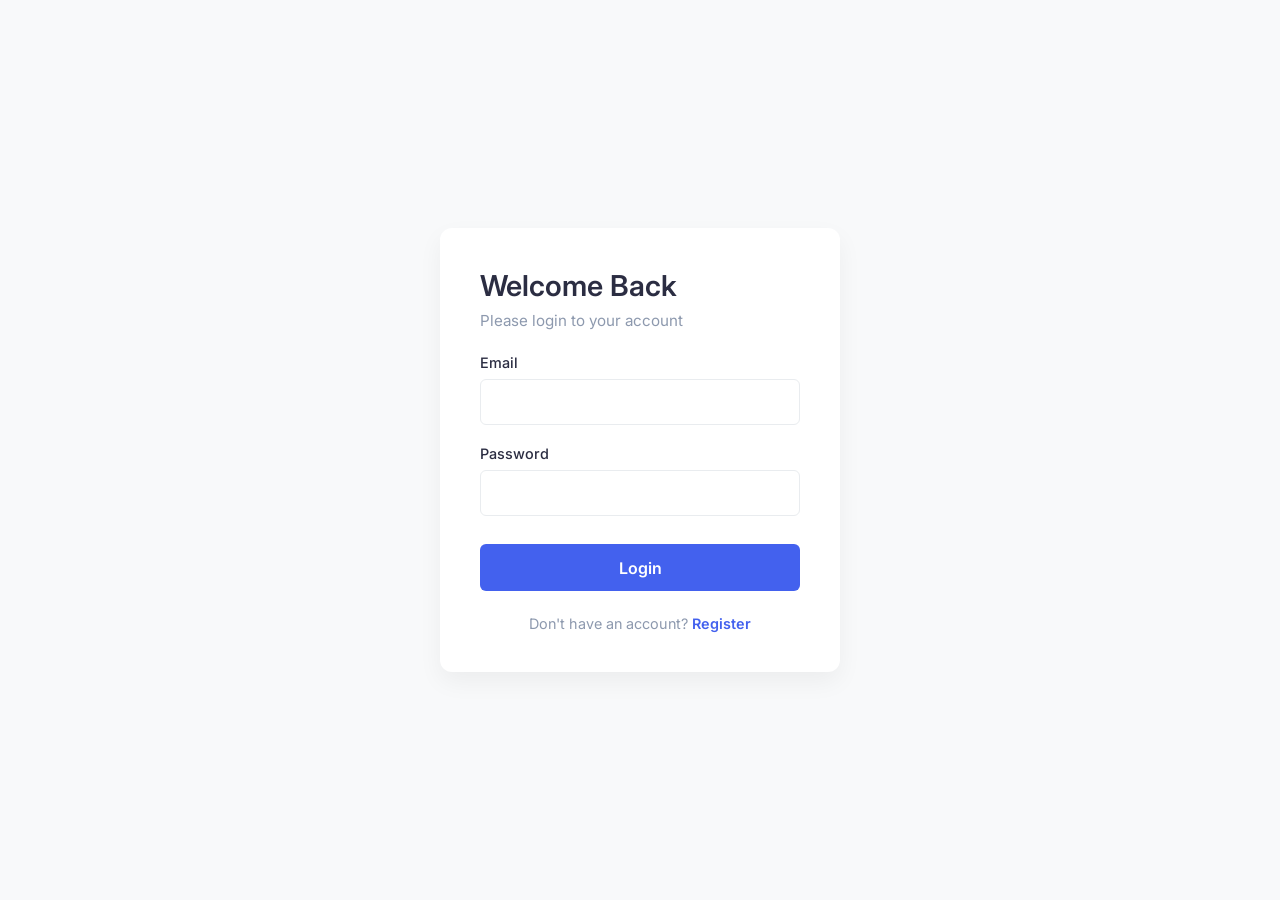
<file: WebDev-L2-AuthSystem/index.html>
<!DOCTYPE html>
<html lang="en">
<head>
    <meta charset="UTF-8">
    <meta name="viewport" content="width=device-width, initial-scale=1.0">
    <title>Authentication System</title>
    <link rel="stylesheet" href="style.css">
    <link href="https://fonts.googleapis.com/css2?family=Inter:wght@400;500;600&display=swap" rel="stylesheet">
</head>
<body>
    <div class="auth-container">
        <div class="form-wrapper" id="login-form-wrapper">
            <h2>Welcome Back</h2>
            <p class="subtitle">Please login to your account</p>
            <div id="login-alert" class="alert hidden"></div>
            <form id="login-form">
                <div class="input-group">
                    <label for="login-email">Email</label>
                    <input type="email" id="login-email" required>
                </div>
                <div class="input-group">
                    <label for="login-password">Password</label>
                    <input type="password" id="login-password" required>
                </div>
                <button type="submit" class="btn">Login</button>
            </form>
            <p class="switch-form">Don't have an account? <span id="show-register">Register</span></p>
        </div>

        <div class="form-wrapper hidden" id="register-form-wrapper">
            <h2>Create Account</h2>
            <p class="subtitle">Register to get started</p>
            <div id="register-alert" class="alert hidden"></div>
            <form id="register-form">
                <div class="input-group">
                    <label for="register-name">Full Name</label>
                    <input type="text" id="register-name" required>
                </div>
                <div class="input-group">
                    <label for="register-email">Email</label>
                    <input type="email" id="register-email" required>
                </div>
                <div class="input-group">
                    <label for="register-password">Password (Min 8 chars, 1 number)</label>
                    <input type="password" id="register-password" required>
                </div>
                <div class="input-group">
                    <label for="register-confirm-password">Confirm Password</label>
                    <input type="password" id="register-confirm-password" required>
                </div>
                <button type="submit" class="btn">Register</button>
            </form>
            <p class="switch-form">Already have an account? <span id="show-login">Login</span></p>
        </div>
    </div>
    <script src="script.js"></script>
</body>
</html>
</file>
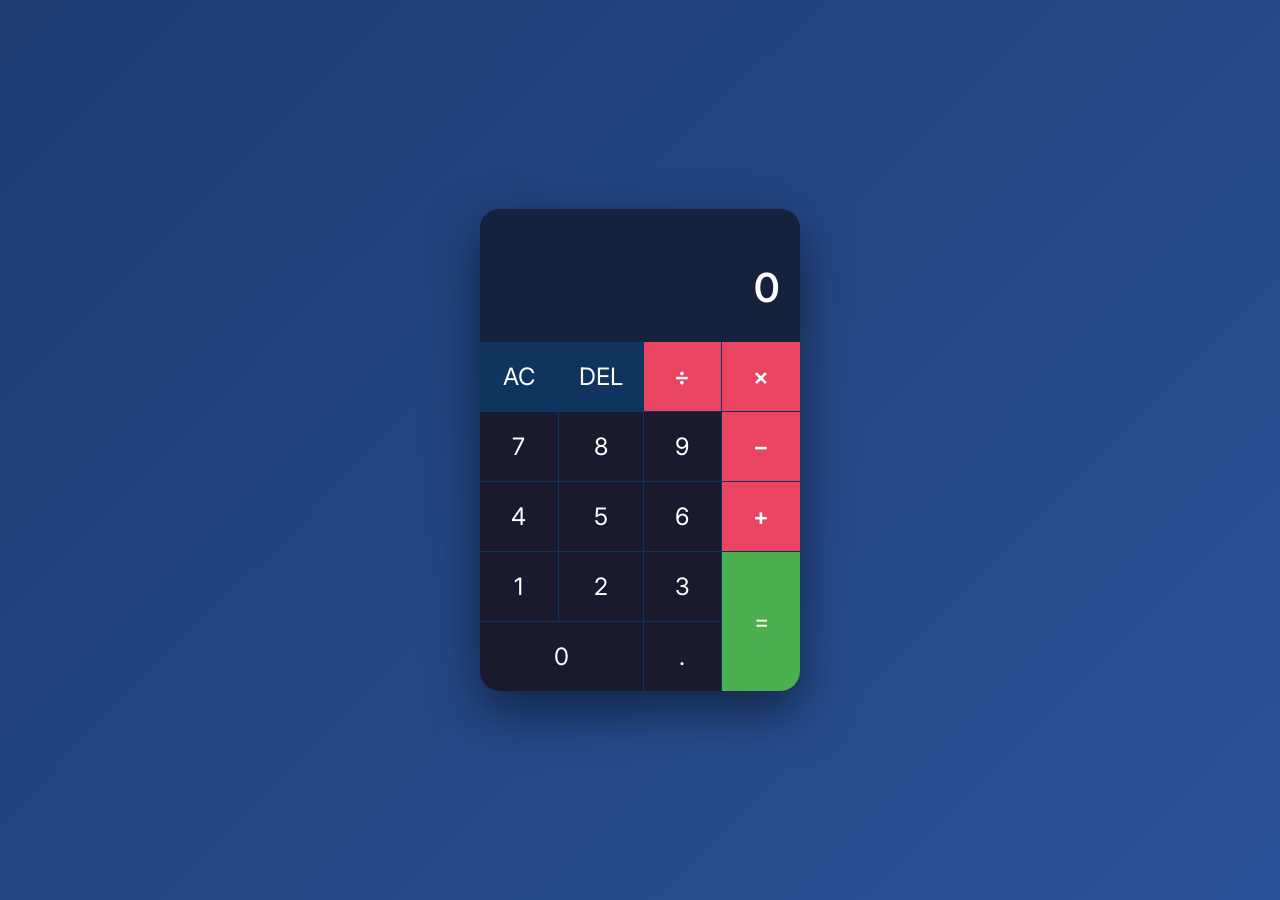
<file: WebDev-L2-Calculator/index.html>
<!DOCTYPE html>
<html lang="en">
<head>
    <meta charset="UTF-8">
    <meta name="viewport" content="width=device-width, initial-scale=1.0">
    <title>Modern Calculator</title>
    <link rel="stylesheet" href="style.css">
    <link href="https://fonts.googleapis.com/css2?family=Inter:wght@300;400;600&display=swap" rel="stylesheet">
</head>
<body>
    <div class="calculator">
        <div class="display">
            <div class="previous-operand" id="previous-operand"></div>
            <div class="current-operand" id="current-operand">0</div>
        </div>
        <div class="buttons">
            <button class="btn clear" data-action="clear">AC</button>
            <button class="btn delete" data-action="delete">DEL</button>
            <button class="btn operator" data-action="operator" data-value="/">÷</button>
            <button class="btn operator" data-action="operator" data-value="*">×</button>
            
            <button class="btn number" data-value="7">7</button>
            <button class="btn number" data-value="8">8</button>
            <button class="btn number" data-value="9">9</button>
            <button class="btn operator" data-action="operator" data-value="-">−</button>
            
            <button class="btn number" data-value="4">4</button>
            <button class="btn number" data-value="5">5</button>
            <button class="btn number" data-value="6">6</button>
            <button class="btn operator" data-action="operator" data-value="+">+</button>
            
            <button class="btn number" data-value="1">1</button>
            <button class="btn number" data-value="2">2</button>
            <button class="btn number" data-value="3">3</button>
            <button class="btn equals" data-action="calculate">=</button>
            
            <button class="btn number zero" data-value="0">0</button>
            <button class="btn number" data-value=".">.</button>
        </div>
    </div>
    <script src="script.js"></script>
</body>
</html>
</file>
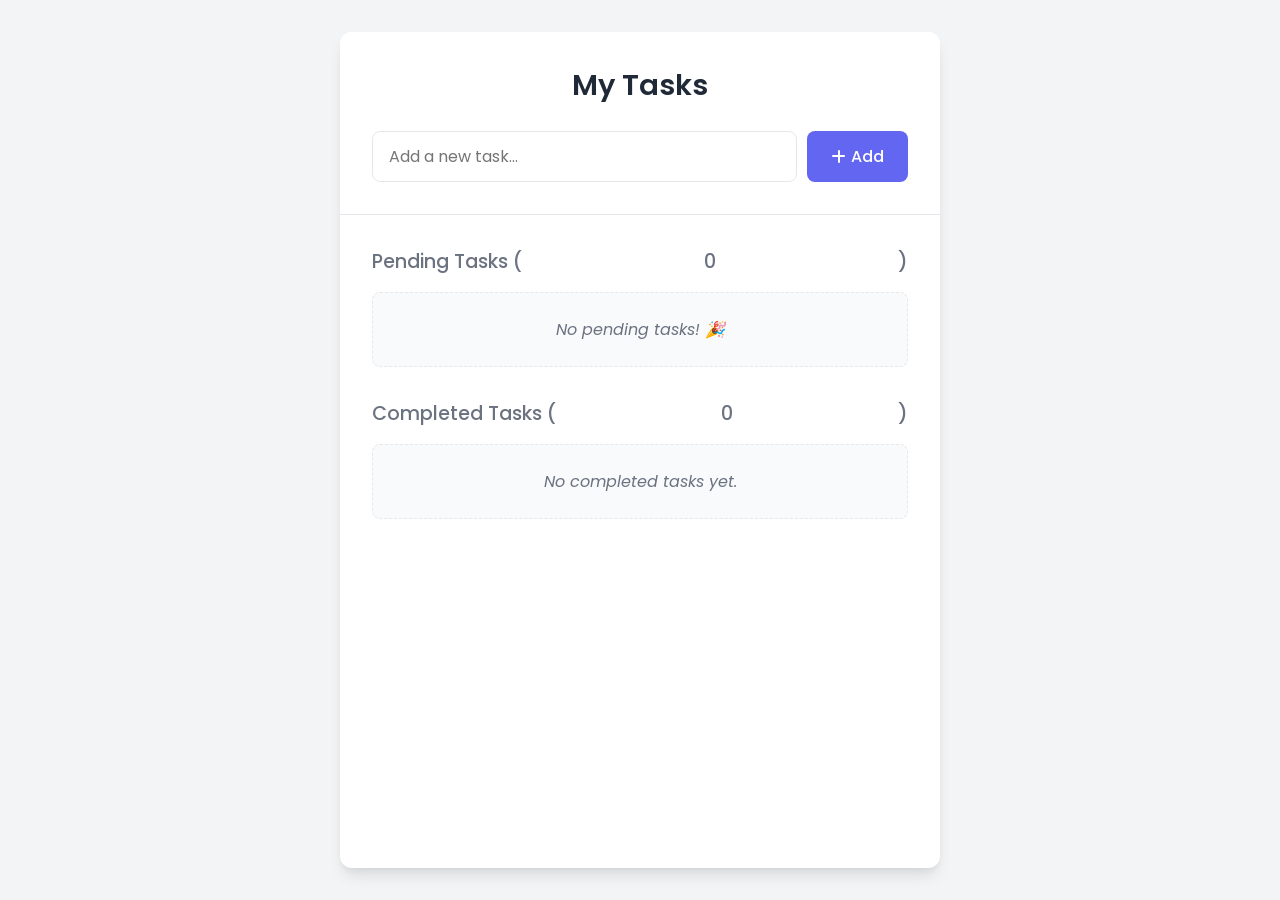
<file: WebDev-L2-TodoApp/index.html>
<!DOCTYPE html>
<html lang="en">
<head>
    <meta charset="UTF-8">
    <meta name="viewport" content="width=device-width, initial-scale=1.0">
    <title>To-Do Web App</title>
    <link rel="stylesheet" href="style.css">
    <link href="https://fonts.googleapis.com/css2?family=Poppins:wght@300;400;500;600&display=swap" rel="stylesheet">
    <!-- Font Awesome for Icons -->
    <link rel="stylesheet" href="https://cdnjs.cloudflare.com/ajax/libs/font-awesome/6.4.0/css/all.min.css">
</head>
<body>
    <div class="container">
        <header>
            <h1>My Tasks</h1>
            <div class="input-section">
                <input type="text" id="task-input" placeholder="Add a new task...">
                <button id="add-btn"><i class="fas fa-plus"></i> Add</button>
            </div>
        </header>

        <main>
            <section class="task-section">
                <h2>Pending Tasks (<span id="pending-count">0</span>)</h2>
                <ul id="pending-list" class="task-list">
                    <!-- Tasks will be injected here via JS -->
                </ul>
                <div id="pending-empty" class="empty-state">No pending tasks! 🎉</div>
            </section>

            <section class="task-section completed-section">
                <h2>Completed Tasks (<span id="completed-count">0</span>)</h2>
                <ul id="completed-list" class="task-list">
                    <!-- Tasks will be injected here via JS -->
                </ul>
                <div id="completed-empty" class="empty-state">No completed tasks yet.</div>
            </section>
        </main>
    </div>

    <script src="script.js"></script>
</body>
</html>
</file>
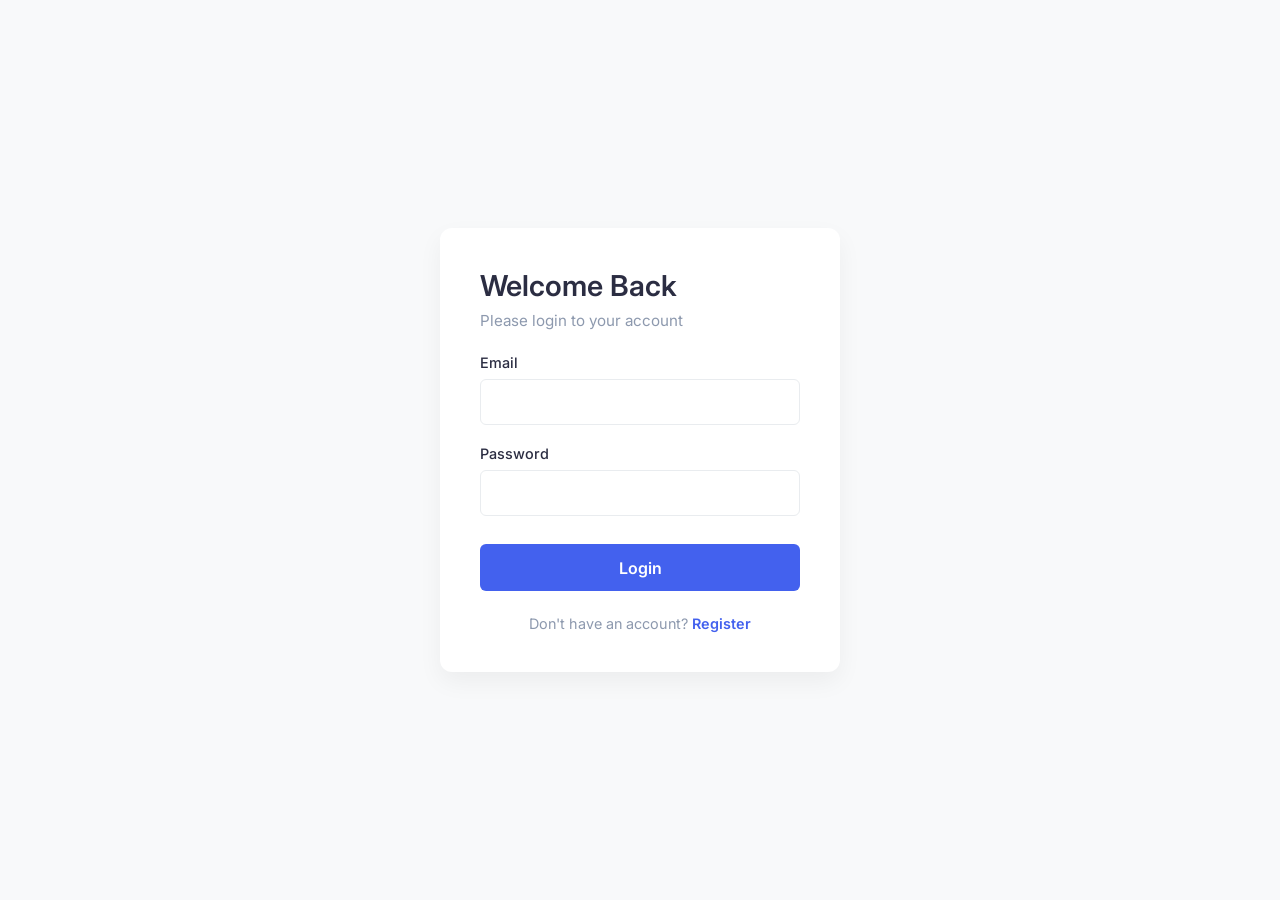
<file: WebDev-L2-AuthSystem/dashboard.html>
<!DOCTYPE html>
<html lang="en">
<head>
    <meta charset="UTF-8">
    <meta name="viewport" content="width=device-width, initial-scale=1.0">
    <title>Dashboard - Secure Area</title>
    <link rel="stylesheet" href="style.css">
    <link href="https://fonts.googleapis.com/css2?family=Inter:wght@400;500;600&display=swap" rel="stylesheet">
</head>
<body class="dashboard-body">
    <nav class="navbar">
        <div class="logo">AuthSystem</div>
        <button id="logout-btn" class="btn-outline">Logout</button>
    </nav>
    <main class="dashboard-content">
        <div class="welcome-card">
            <h1 id="welcome-message">Loading...</h1>
            <p>Welcome to your secure dashboard. This page is protected and requires authentication to access.</p>
            <div class="user-details">
                <h3>Your Profile Details</h3>
                <p><strong>Name:</strong> <span id="user-name"></span></p>
                <p><strong>Email:</strong> <span id="user-email"></span></p>
                <p><strong>Account created:</strong> <span id="user-date"></span></p>
            </div>
        </div>
    </main>
    <script src="script.js"></script>
</body>
</html>
</file>
<file: WebDev-L2-AuthSystem/style.css>
:root {
    --primary: #4361ee;
    --primary-hover: #3a56d4;
    --bg-color: #f8f9fa;
    --card-bg: #ffffff;
    --text-main: #2b2d42;
    --text-muted: #8d99ae;
    --border: #e9ecef;
    --error: #ef233c;
    --success: #38b000;
}

* {
    margin: 0;
    padding: 0;
    box-sizing: border-box;
    font-family: 'Inter', sans-serif;
}

body {
    background-color: var(--bg-color);
    color: var(--text-main);
    display: flex;
    justify-content: center;
    align-items: center;
    min-height: 100vh;
}

.dashboard-body {
    display: block;
}

.auth-container {
    background-color: var(--card-bg);
    width: 100%;
    max-width: 400px;
    padding: 2.5rem;
    border-radius: 12px;
    box-shadow: 0 10px 25px rgba(0, 0, 0, 0.05);
}

.hidden {
    display: none !important;
}

h2 {
    font-size: 1.8rem;
    font-weight: 600;
    margin-bottom: 0.5rem;
    color: var(--text-main);
}

.subtitle {
    color: var(--text-muted);
    margin-bottom: 1.5rem;
    font-size: 0.95rem;
}

.alert {
    padding: 0.75rem;
    border-radius: 6px;
    margin-bottom: 1.5rem;
    font-size: 0.9rem;
}

.alert.error {
    background-color: #ffe5e5;
    color: var(--error);
    border: 1px solid #ffcccc;
}

.alert.success {
    background-color: #e6ffed;
    color: var(--success);
    border: 1px solid #ccffda;
}

.input-group {
    margin-bottom: 1.25rem;
}

.input-group label {
    display: block;
    margin-bottom: 0.5rem;
    font-size: 0.9rem;
    font-weight: 500;
}

.input-group input {
    width: 100%;
    padding: 0.75rem;
    border: 1px solid var(--border);
    border-radius: 6px;
    font-size: 1rem;
    transition: border-color 0.2s;
    outline: none;
}

.input-group input:focus {
    border-color: var(--primary);
}

.btn {
    width: 100%;
    background-color: var(--primary);
    color: white;
    border: none;
    padding: 0.85rem;
    border-radius: 6px;
    font-size: 1rem;
    font-weight: 600;
    cursor: pointer;
    transition: background-color 0.2s;
    margin-top: 0.5rem;
}

.btn:hover {
    background-color: var(--primary-hover);
}

.switch-form {
    text-align: center;
    margin-top: 1.5rem;
    font-size: 0.9rem;
    color: var(--text-muted);
}

.switch-form span {
    color: var(--primary);
    font-weight: 600;
    cursor: pointer;
}

.switch-form span:hover {
    text-decoration: underline;
}

/* Dashboard Styles */
.navbar {
    background-color: var(--card-bg);
    padding: 1rem 5%;
    display: flex;
    justify-content: space-between;
    align-items: center;
    box-shadow: 0 2px 10px rgba(0, 0, 0, 0.05);
}

.logo {
    font-size: 1.5rem;
    font-weight: 700;
    color: var(--primary);
}

.btn-outline {
    background: transparent;
    border: 1px solid var(--primary);
    color: var(--primary);
    padding: 0.5rem 1.25rem;
    border-radius: 6px;
    font-weight: 600;
    cursor: pointer;
    transition: all 0.2s;
}

.btn-outline:hover {
    background: var(--primary);
    color: white;
}

.dashboard-content {
    padding: 3rem 5%;
    max-width: 800px;
    margin: 0 auto;
}

.welcome-card {
    background-color: var(--card-bg);
    padding: 2.5rem;
    border-radius: 12px;
    box-shadow: 0 10px 25px rgba(0, 0, 0, 0.05);
}

.welcome-card h1 {
    font-size: 2rem;
    margin-bottom: 0.5rem;
}

.welcome-card p {
    color: var(--text-muted);
    margin-bottom: 2rem;
}

.user-details {
    background-color: var(--bg-color);
    padding: 1.5rem;
    border-radius: 8px;
    border: 1px solid var(--border);
}

.user-details h3 {
    margin-bottom: 1rem;
    font-size: 1.2rem;
}

.user-details p {
    color: var(--text-main);
    margin-bottom: 0.5rem;
}
</file>
<file: WebDev-L2-Calculator/style.css>
* {
    margin: 0;
    padding: 0;
    box-sizing: border-box;
    font-family: 'Inter', sans-serif;
}

body {
    display: flex;
    justify-content: center;
    align-items: center;
    min-height: 100vh;
    background: linear-gradient(135deg, #1e3c72 0%, #2a5298 100%);
}

.calculator {
    background-color: #1a1a2e;
    border-radius: 20px;
    box-shadow: 0 20px 50px rgba(0, 0, 0, 0.5);
    overflow: hidden;
    width: 320px;
}

.display {
    background-color: #16213e;
    padding: 30px 20px;
    text-align: right;
    display: flex;
    flex-direction: column;
    justify-content: space-around;
    min-height: 120px;
    word-wrap: break-word;
    word-break: break-all;
}

.previous-operand {
    color: rgba(255, 255, 255, 0.6);
    font-size: 1.2rem;
    min-height: 1.5rem;
}

.current-operand {
    color: white;
    font-size: 2.5rem;
    font-weight: 600;
}

.buttons {
    display: grid;
    grid-template-columns: repeat(4, 1fr);
    grid-gap: 1px;
    background-color: #0f3460;
}

.btn {
    border: none;
    outline: none;
    background-color: #1a1a2e;
    color: white;
    font-size: 1.5rem;
    padding: 20px;
    cursor: pointer;
    transition: background-color 0.2s, filter 0.2s;
}

.btn:hover {
    background-color: #2a2a4a;
}

.btn:active {
    filter: brightness(0.8);
}

.btn.operator {
    background-color: #e94560;
    font-weight: 600;
}

.btn.operator:hover {
    background-color: #ff5e7e;
}

.btn.clear, .btn.delete {
    background-color: #0f3460;
}

.btn.clear:hover, .btn.delete:hover {
    background-color: #1a508f;
}

.btn.equals {
    background-color: #4CAF50;
    grid-row: span 2;
}

.btn.equals:hover {
    background-color: #45a049;
}

.btn.zero {
    grid-column: span 2;
    border-bottom-left-radius: 20px;
}
</file>
<file: WebDev-L2-TodoApp/style.css>
:root {
    --primary-color: #6366f1;
    --primary-hover: #4f46e5;
    --bg-color: #f3f4f6;
    --container-bg: #ffffff;
    --text-main: #1f2937;
    --text-muted: #6b7280;
    --border-color: #e5e7eb;
    --danger-color: #ef4444;
    --danger-hover: #dc2626;
    --success-color: #10b981;
}

* {
    margin: 0;
    padding: 0;
    box-sizing: border-box;
    font-family: 'Poppins', sans-serif;
}

body {
    background-color: var(--bg-color);
    color: var(--text-main);
    display: flex;
    justify-content: center;
    padding: 2rem 1rem;
    min-height: 100vh;
}

.container {
    background-color: var(--container-bg);
    width: 100%;
    max-width: 600px;
    border-radius: 12px;
    box-shadow: 0 10px 15px -3px rgba(0, 0, 0, 0.1), 0 4px 6px -2px rgba(0, 0, 0, 0.05);
    overflow: hidden;
    display: flex;
    flex-direction: column;
}

header {
    background-color: #ffffff;
    padding: 2rem;
    border-bottom: 1px solid var(--border-color);
}

h1 {
    font-size: 1.8rem;
    font-weight: 600;
    margin-bottom: 1.5rem;
    color: var(--text-main);
    text-align: center;
}

.input-section {
    display: flex;
    gap: 10px;
}

#task-input {
    flex: 1;
    padding: 0.75rem 1rem;
    border: 1px solid var(--border-color);
    border-radius: 8px;
    font-size: 1rem;
    outline: none;
    transition: border-color 0.2s;
}

#task-input:focus {
    border-color: var(--primary-color);
}

#add-btn {
    background-color: var(--primary-color);
    color: white;
    border: none;
    padding: 0 1.5rem;
    border-radius: 8px;
    font-size: 1rem;
    font-weight: 500;
    cursor: pointer;
    transition: background-color 0.2s;
    display: flex;
    align-items: center;
    gap: 5px;
}

#add-btn:hover {
    background-color: var(--primary-hover);
}

main {
    padding: 2rem;
    flex: 1;
}

.task-section {
    margin-bottom: 2rem;
}

.task-section h2 {
    font-size: 1.2rem;
    font-weight: 500;
    margin-bottom: 1rem;
    color: var(--text-muted);
    display: flex;
    align-items: center;
    justify-content: space-between;
}

.task-list {
    list-style: none;
}

.task-item {
    display: flex;
    align-items: center;
    justify-content: space-between;
    padding: 1rem;
    background-color: #f9fafb;
    border: 1px solid var(--border-color);
    border-radius: 8px;
    margin-bottom: 0.5rem;
    transition: all 0.2s;
}

.task-item:hover {
    box-shadow: 0 2px 4px rgba(0,0,0,0.05);
}

.task-content {
    display: flex;
    align-items: center;
    gap: 12px;
    flex: 1;
    word-break: break-word;
}

.checkbox {
    appearance: none;
    width: 20px;
    height: 20px;
    border: 2px solid var(--border-color);
    border-radius: 4px;
    cursor: pointer;
    display: grid;
    place-content: center;
    transition: all 0.2s;
}

.checkbox::before {
    content: "";
    width: 10px;
    height: 10px;
    transform: scale(0);
    transition: 120ms transform ease-in-out;
    box-shadow: inset 1em 1em white;
    background-color: transform;
    transform-origin: center;
    clip-path: polygon(14% 44%, 0 65%, 50% 100%, 100% 16%, 80% 0%, 43% 62%);
}

.checkbox:checked {
    background-color: var(--success-color);
    border-color: var(--success-color);
}

.checkbox:checked::before {
    transform: scale(1);
}

.task-text {
    font-size: 1rem;
    flex: 1;
    transition: color 0.2s;
}

.task-text.completed {
    text-decoration: line-through;
    color: var(--text-muted);
}

.task-text-input {
    flex: 1;
    font-size: 1rem;
    padding: 0.25rem 0.5rem;
    border: 1px solid var(--primary-color);
    border-radius: 4px;
    outline: none;
}

.actions {
    display: flex;
    gap: 8px;
}

.btn-icon {
    background: none;
    border: none;
    cursor: pointer;
    font-size: 1rem;
    color: var(--text-muted);
    padding: 5px;
    border-radius: 4px;
    transition: all 0.2s;
}

.btn-icon:hover {
    background-color: #e5e7eb;
}

.btn-edit:hover {
    color: var(--primary-color);
}

.btn-delete:hover {
    color: var(--danger-color);
}

.btn-save {
    color: var(--success-color);
}

.empty-state {
    text-align: center;
    padding: 1.5rem;
    color: var(--text-muted);
    font-style: italic;
    background-color: #f9fafb;
    border: 1px dashed var(--border-color);
    border-radius: 8px;
    display: none;
}

.empty-state.active {
    display: block;
}

/* Responsive adjustments */
@media (max-width: 480px) {
    .container {
        border-radius: 0;
    }
    body {
        padding: 0;
    }
}
</file>
